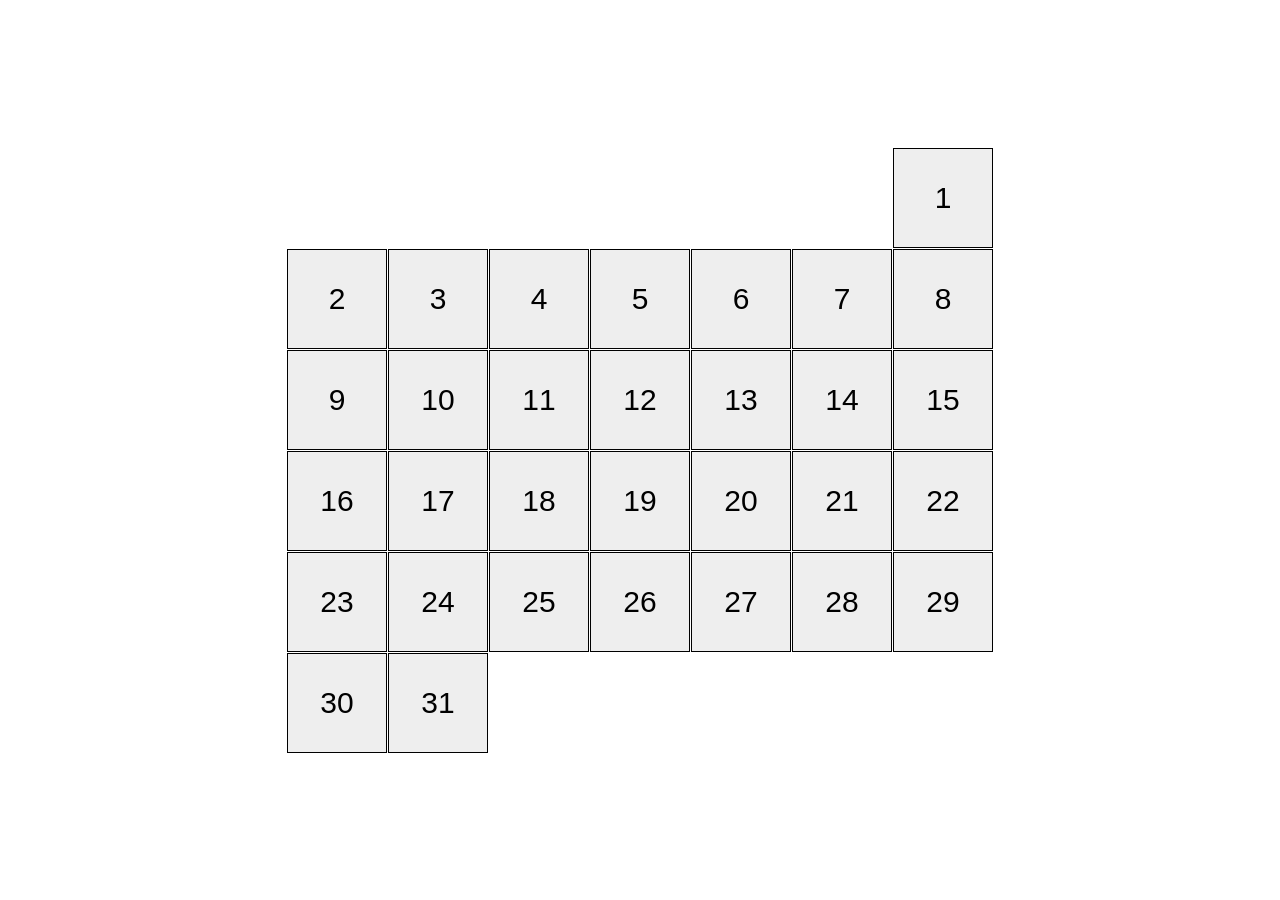
<file: index.html>
<!doctype html><html lang="en"><head><meta charset="utf-8"><meta name="viewport" content="width=device-width, initial-scale=1.0"><title>Calendar</title><link rel="stylesheet" href="index.c7654dc6.css"></head><body> <div class="calendar calendar--month-length-31 calendar--start-day-sun"> <div class="calendar__day" aria-label="day"></div> <div class="calendar__day" aria-label="day"></div> <div class="calendar__day" aria-label="day"></div> <div class="calendar__day" aria-label="day"></div> <div class="calendar__day" aria-label="day"></div> <div class="calendar__day" aria-label="day"></div> <div class="calendar__day" aria-label="day"></div> <div class="calendar__day" aria-label="day"></div> <div class="calendar__day" aria-label="day"></div> <div class="calendar__day" aria-label="day"></div> <div class="calendar__day" aria-label="day"></div> <div class="calendar__day" aria-label="day"></div> <div class="calendar__day" aria-label="day"></div> <div class="calendar__day" aria-label="day"></div> <div class="calendar__day" aria-label="day"></div> <div class="calendar__day" aria-label="day"></div> <div class="calendar__day" aria-label="day"></div> <div class="calendar__day" aria-label="day"></div> <div class="calendar__day" aria-label="day"></div> <div class="calendar__day" aria-label="day"></div> <div class="calendar__day" aria-label="day"></div> <div class="calendar__day" aria-label="day"></div> <div class="calendar__day" aria-label="day"></div> <div class="calendar__day" aria-label="day"></div> <div class="calendar__day" aria-label="day"></div> <div class="calendar__day" aria-label="day"></div> <div class="calendar__day" aria-label="day"></div> <div class="calendar__day" aria-label="day"></div> <div class="calendar__day" aria-label="day"></div> <div class="calendar__day" aria-label="day"></div> <div class="calendar__day" aria-label="day"></div> </div> </body></html>
</file>
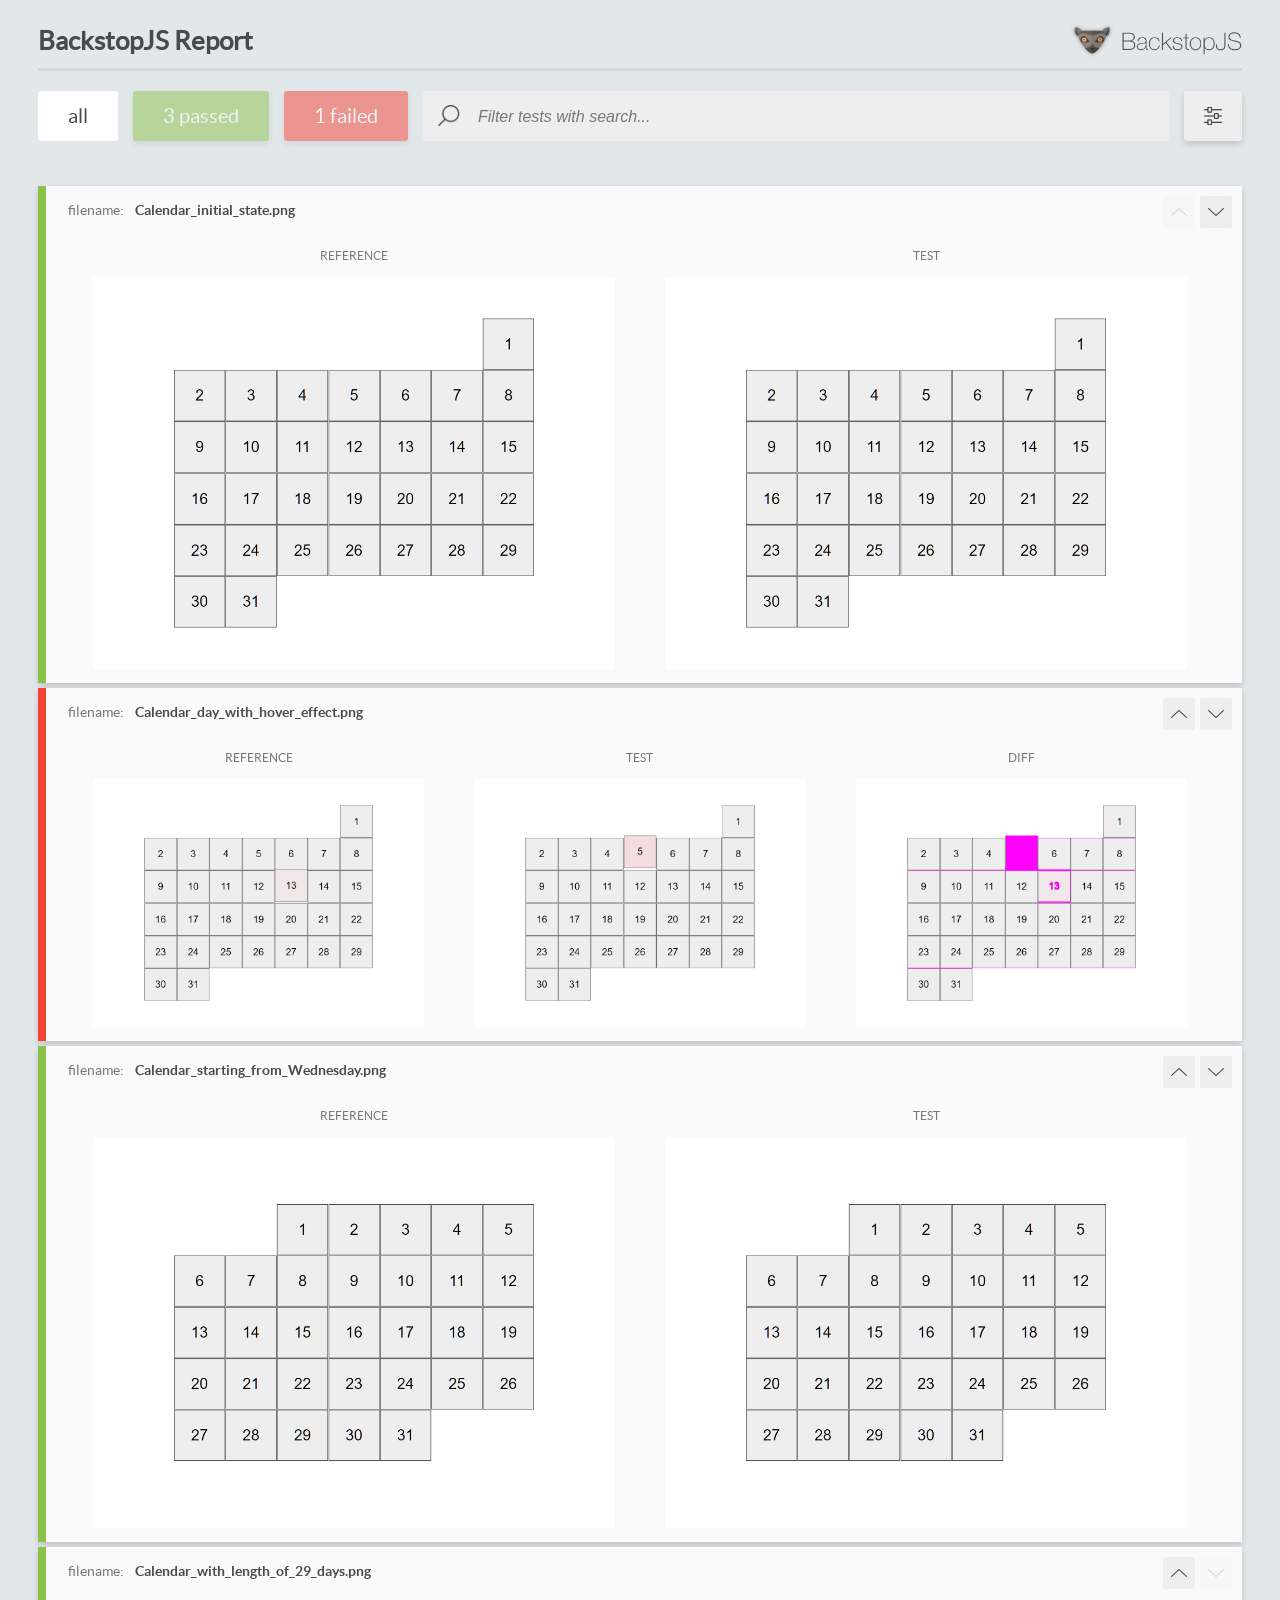
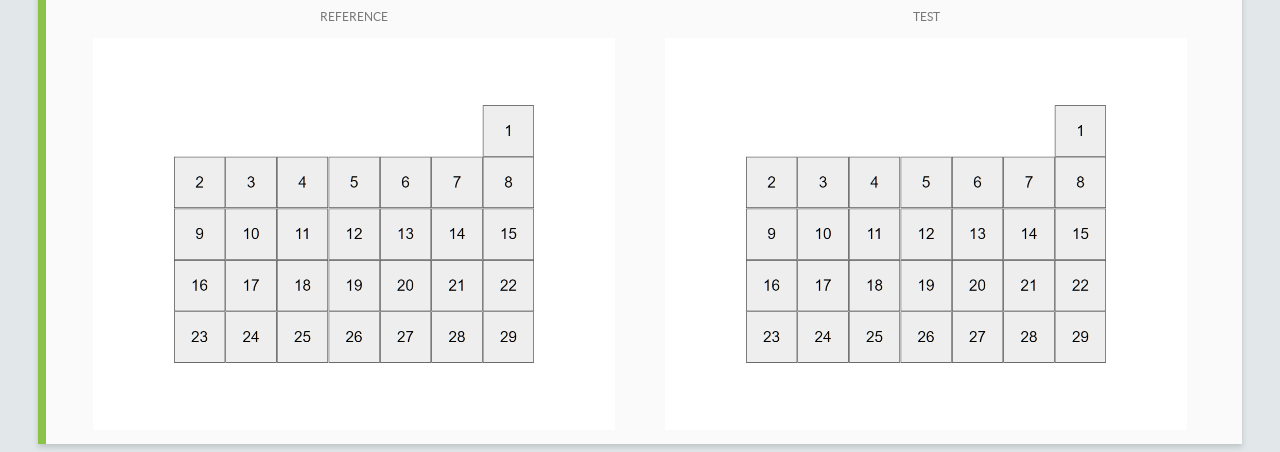
<file: report/html_report/index.html>
<!DOCTYPE html>
<html>
  <head>
    <meta charset="utf-8">
    <!-- Disable Cache -->
    <meta http-equiv="Cache-Control" content="no-cache, no-store, must-revalidate">
    <meta http-equiv="Pragma" content="no-cache">
    <meta http-equiv="Expires" content="0">

    <title>BackstopJS Report</title>

    <style>
      @font-face {
          font-family: 'latoregular';
          src: url('./assets/fonts/lato-regular-webfont.woff2') format('woff2'),
              url('./assets/fonts/lato-regular-webfont.woff') format('woff');
          font-weight: 400;
          font-style: normal;
      }
      @font-face {
          font-family: 'latobold';
          src: url('./assets/fonts/lato-bold-webfont.woff2') format('woff2'),
              url('./assets/fonts/lato-bold-webfont.woff') format('woff');
          font-weight: 700;
          font-style: normal;
      }

      .ReactModal__Body--open {
          overflow: hidden;
      }
      .ReactModal__Body--open .header {
        display: none;
      }

    </style>
  </head>
  <body style="background-color: #E2E7EA">
    <div id="root">

    </div>
    <script>
      function report (report) { // eslint-disable-line no-unused-vars
        window.tests = report;
      }
    </script>
    <script src="config.js"></script>
    <script src="index_bundle.js"></script>
  </body>
</html>
</file>
<file: index.c7654dc6.css>
*{box-sizing:border-box}body{justify-content:center;align-items:center;height:100vh;margin:0;display:flex}.calendar{counter-reset:day;flex-wrap:wrap;gap:1px;max-width:726px;margin:auto;padding:10px;display:flex}.calendar__day{background-color:#eee;border:1px solid #000;justify-content:center;align-items:center;width:100px;height:100px;font-family:Arial,sans-serif;font-size:30px;transition:background-color .5s,transform .5s;display:flex;position:relative}.calendar__day:hover{cursor:pointer;background-color:#ffbfcb;transform:translateY(-20px)}.calendar__day:before{content:counter(day);counter-increment:day;font-family:Arial,sans-serif;font-size:30px}.calendar--month-length-28 .calendar__day:nth-child(n+29),.calendar--month-length-29 .calendar__day:nth-child(n+30),.calendar--month-length-30 .calendar__day:nth-child(n+31),.calendar--month-length-31 .calendar__day:nth-child(n+32){display:none}.calendar--start-day-mon .calendar__day:first-child{margin-left:0}.calendar--start-day-tue .calendar__day:first-child{margin-left:101px}.calendar--start-day-wed .calendar__day:first-child{margin-left:202px}.calendar--start-day-thu .calendar__day:first-child{margin-left:303px}.calendar--start-day-fri .calendar__day:first-child{margin-left:404px}.calendar--start-day-sat .calendar__day:first-child{margin-left:505px}.calendar--start-day-sun .calendar__day:first-child{margin-left:606px}
/*# sourceMappingURL=index.c7654dc6.css.map */
</file>
